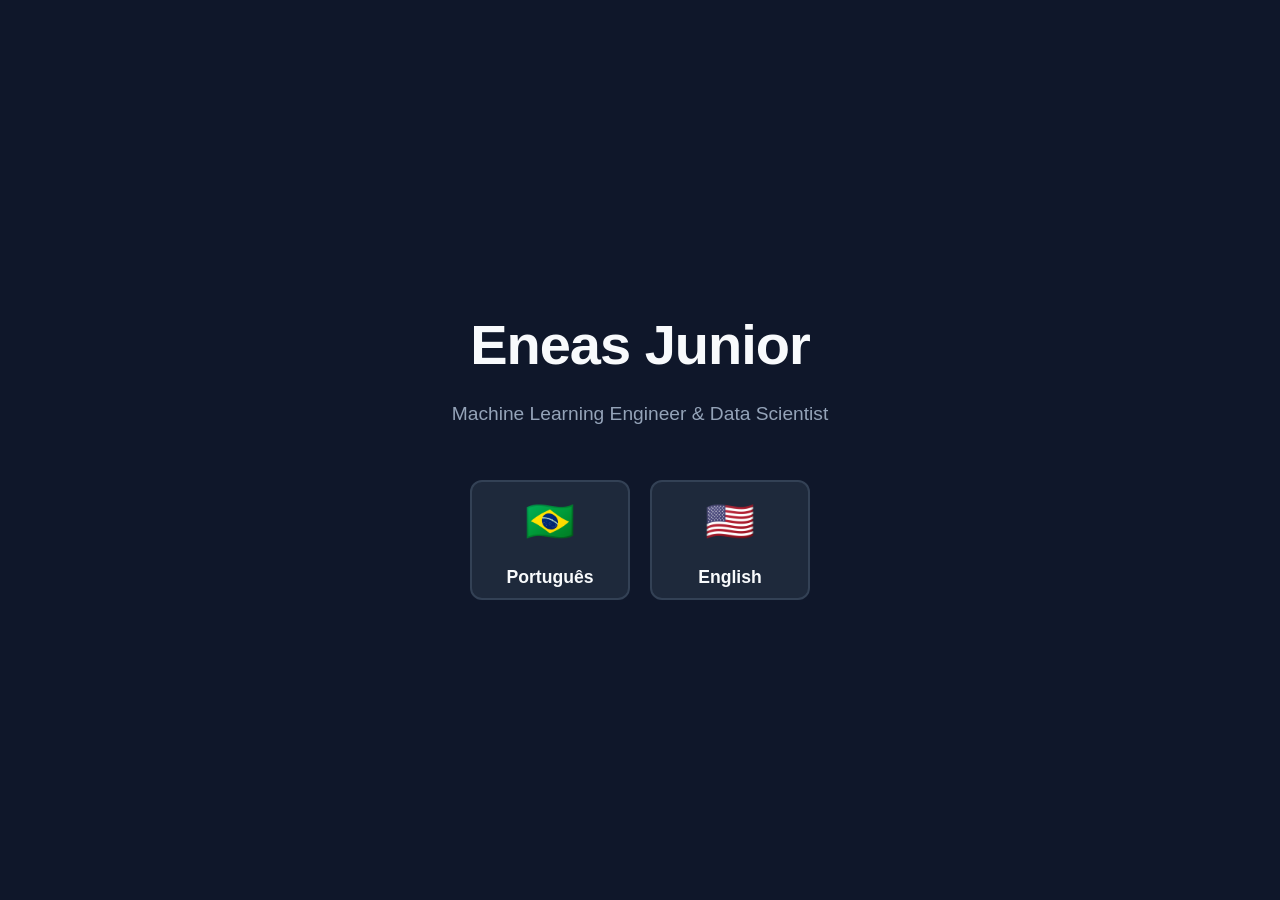
<file: index.html>
<!DOCTYPE html>
<html lang="pt-BR">
<head>
  <meta charset="UTF-8">
  <meta name="viewport" content="width=device-width, initial-scale=1.0">
  <title>Eneas Junior | Select Language</title>
  <link rel="stylesheet" href="css/style.css">
  
  <style>
    /* Estilos exclusivos para a tela de entrada centralizada */
    .splash-container {
      display: flex;
      flex-direction: column;
      align-items: center;
      justify-content: center;
      min-height: 100vh;
      text-align: center;
      background-color: var(--bg-color);
      padding: 20px;
    }
    
    .splash-title {
      font-size: 3.5rem;
      margin-bottom: 10px;
      color: var(--text-primary);
      letter-spacing: -1px;
    }
    
    .splash-subtitle {
      color: var(--text-secondary);
      font-size: 1.2rem;
      margin-bottom: 50px;
    }
    
    .lang-buttons-wrapper {
      display: flex;
      gap: 20px;
      flex-wrap: wrap;
      justify-content: center;
    }
    
    .lang-btn {
      display: flex;
      flex-direction: column;
      align-items: center;
      justify-content: center;
      width: 160px;
      height: 120px;
      border-radius: 12px;
      text-decoration: none;
      transition: all 0.3s ease;
      border: 2px solid var(--border-color);
      background: var(--card-bg);
      color: var(--text-primary);
    }
    
    .lang-btn span.flag {
      font-size: 2.5rem;
      margin-bottom: 10px;
    }
    
    .lang-btn span.text {
      font-size: 1.1rem;
      font-weight: 600;
    }

    .lang-btn:hover {
      border-color: var(--accent-color);
      transform: translateY(-5px);
      box-shadow: 0 15px 30px rgba(56, 189, 248, 0.15);
      background: rgba(15, 23, 42, 0.8);
    }
  </style>
</head>
<body>

  <div class="splash-container">
    <h1 class="splash-title">Eneas Junior</h1>
    <p class="splash-subtitle">Machine Learning Engineer & Data Scientist</p>

    <div class="lang-buttons-wrapper">
      <a href="home.html" class="lang-btn">
        <span class="flag">🇧🇷</span>
        <span class="text">Português</span>
      </a>

      <a href="home-en.html" class="lang-btn">
        <span class="flag">🇺🇸</span>
        <span class="text">English</span>
      </a>
    </div>
  </div>

</body>
</html>
</file>
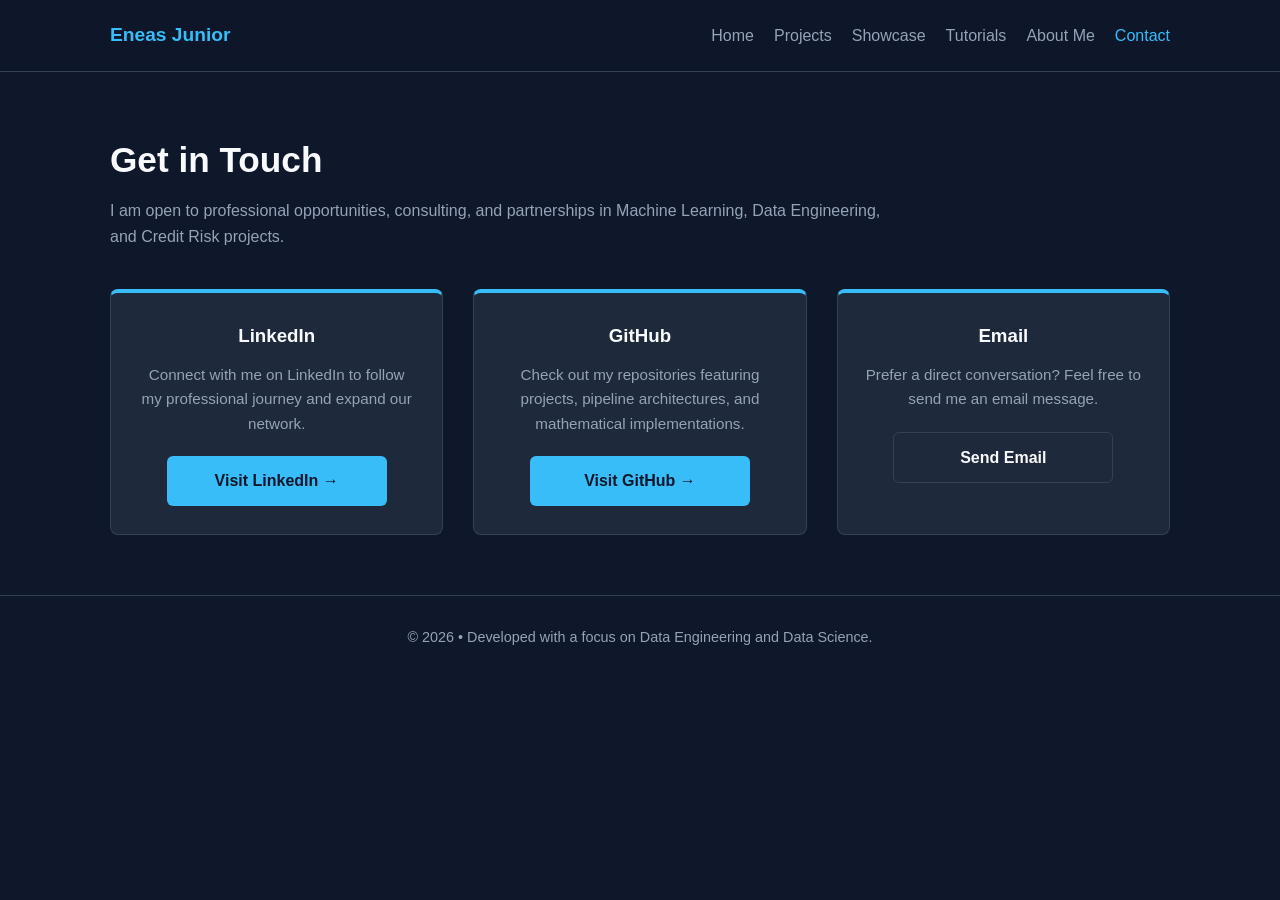
<file: contato-en.html>
<!DOCTYPE html>
<html lang="en">
<head>
  <meta charset="UTF-8">
  <meta name="viewport" content="width=device-width, initial-scale=1.0">
  <title>Contact | Machine Learning Engineer & Data Scientist</title>
  <link rel="stylesheet" href="css/style.css">
</head>
<body>

  <header>
    <div class="container">
      <nav>
        <a href="index.html" class="logo">Eneas Junior</a>
        <ul class="nav-links">
          <li><a href="home-en.html">Home</a></li>
          <li><a href="projetos-en.html">Projects</a></li>
          <li><a href="showcase-en.html">Showcase</a></li>
          <li><a href="tutoriais-en.html">Tutorials</a></li>
          <li><a href="sobre-en.html">About Me</a></li>
          <li><a href="contato-en.html" class="active">Contact</a></li>
        </ul>
      </nav>
    </div>
  </header>

  <main class="container" style="padding: 60px 20px;">
    <h1 style="font-size: 2.2rem; margin-bottom: 10px;">Get in Touch</h1>
    <p style="color: var(--text-secondary); margin-bottom: 40px; max-width: 800px;">
      I am open to professional opportunities, consulting, and partnerships in Machine Learning, Data Engineering, and Credit Risk projects.
    </p>

    <div style="display: grid; grid-template-columns: repeat(auto-fit, minmax(280px, 1fr)); gap: 30px;">
      
      <div class="card" style="padding: 28px; text-align: center; border-top: 4px solid var(--accent-color);">
        <h3 style="margin-bottom: 12px; color: var(--text-primary);">LinkedIn</h3>
        <p style="color: var(--text-secondary); margin-bottom: 20px; font-size: 0.95rem;">
          Connect with me on LinkedIn to follow my professional journey and expand our network.
        </p>
        <a href="https://www.linkedin.com/in/eneas-rodrigues-júnior-17100943" target="_blank" class="btn btn-primary" style="display: inline-block; width: 80%;">Visit LinkedIn &rarr;</a>
      </div>

      <div class="card" style="padding: 28px; text-align: center; border-top: 4px solid var(--accent-color);">
        <h3 style="margin-bottom: 12px; color: var(--text-primary);">GitHub</h3>
        <p style="color: var(--text-secondary); margin-bottom: 20px; font-size: 0.95rem;">
          Check out my repositories featuring projects, pipeline architectures, and mathematical implementations.
        </p>
        <a href="https://github.com/EneasJr-Rodrigues" target="_blank" class="btn btn-primary" style="display: inline-block; width: 80%;">Visit GitHub &rarr;</a>
      </div>

      <div class="card" style="padding: 28px; text-align: center; border-top: 4px solid var(--accent-color);">
        <h3 style="margin-bottom: 12px; color: var(--text-primary);">Email</h3>
        <p style="color: var(--text-secondary); margin-bottom: 20px; font-size: 0.95rem;">
          Prefer a direct conversation? Feel free to send me an email message.
        </p>
        <a href="mailto:eneas.rodrigues25@gmail.com" class="btn btn-secondary" style="display: inline-block; width: 80%;">Send Email</a>
      </div>

    </div>
  </main>

  <footer>
    <div class="container">
      <p>&copy; 2026 • Developed with a focus on Data Engineering and Data Science.</p>
    </div>
  </footer>

</body>
</html>
</file>
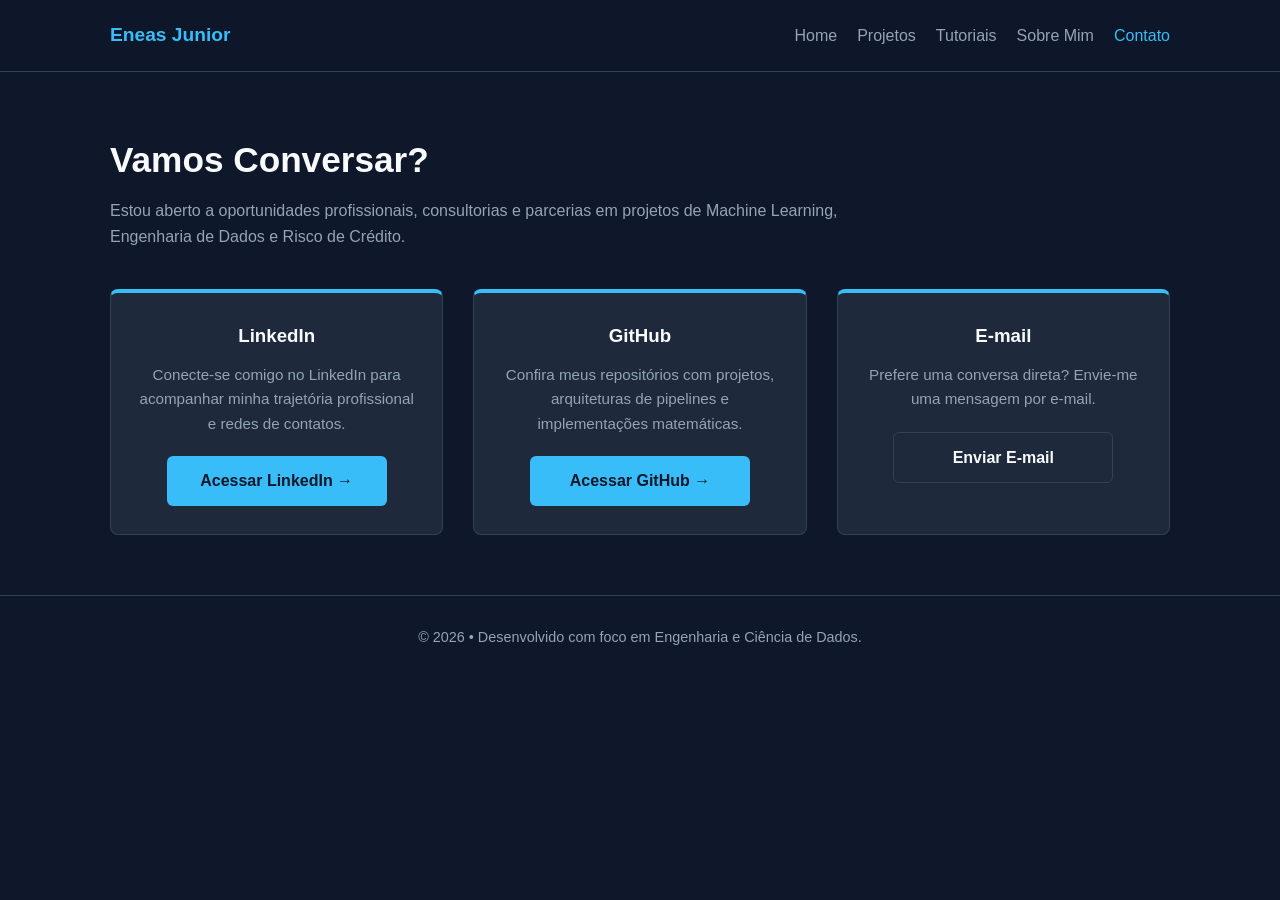
<file: contato.html>
<!DOCTYPE html>
<html lang="pt-BR">
<head>
  <meta charset="UTF-8">
  <meta name="viewport" content="width=device-width, initial-scale=1.0">
  <title>Contato | Machine Learning Engineer & Data Scientist</title>
  <link rel="stylesheet" href="css/style.css">
</head>
<body>

  <header>
    <div class="container">
      <nav>
        <a href="index.html" class="logo">Eneas Junior</a>
        <ul class="nav-links">
          <li><a href="index.html">Home</a></li>
          <li><a href="projetos.html">Projetos</a></li>
          <li><a href="tutoriais.html">Tutoriais</a></li>
          <li><a href="sobre.html">Sobre Mim</a></li>
          <li><a href="contato.html" class="active">Contato</a></li>
        </ul>
      </nav>
    </div>
  </header>

  <main class="container" style="padding: 60px 20px;">
    <h1 style="font-size: 2.2rem; margin-bottom: 10px;">Vamos Conversar?</h1>
    <p style="color: var(--text-secondary); margin-bottom: 40px; max-width: 800px;">
      Estou aberto a oportunidades profissionais, consultorias e parcerias em projetos de Machine Learning, Engenharia de Dados e Risco de Crédito.
    </p>

    <div style="display: grid; grid-template-columns: repeat(auto-fit, minmax(280px, 1fr)); gap: 30px;">
      
      <div class="card" style="padding: 28px; text-align: center; border-top: 4px solid var(--accent-color);">
        <h3 style="margin-bottom: 12px; color: var(--text-primary);">LinkedIn</h3>
        <p style="color: var(--text-secondary); margin-bottom: 20px; font-size: 0.95rem;">
          Conecte-se comigo no LinkedIn para acompanhar minha trajetória profissional e redes de contatos.
        </p>
        <a href="https://www.linkedin.com/in/eneas-rodrigues-júnior-17100943" target="_blank" class="btn btn-primary" style="display: inline-block; width: 80%;">Acessar LinkedIn &rarr;</a>
      </div>

      <div class="card" style="padding: 28px; text-align: center; border-top: 4px solid var(--accent-color);">
        <h3 style="margin-bottom: 12px; color: var(--text-primary);">GitHub</h3>
        <p style="color: var(--text-secondary); margin-bottom: 20px; font-size: 0.95rem;">
          Confira meus repositórios com projetos, arquiteturas de pipelines e implementações matemáticas.
        </p>
        <a href="https://github.com/EneasJr-Rodrigues" target="_blank" class="btn btn-primary" style="display: inline-block; width: 80%;">Acessar GitHub &rarr;</a>
      </div>

      <div class="card" style="padding: 28px; text-align: center; border-top: 4px solid var(--accent-color);">
        <h3 style="margin-bottom: 12px; color: var(--text-primary);">E-mail</h3>
        <p style="color: var(--text-secondary); margin-bottom: 20px; font-size: 0.95rem;">
          Prefere uma conversa direta? Envie-me uma mensagem por e-mail.
        </p>
        <a href="mailto:eneas.rodrigues25@gmail.com" class="btn btn-secondary" style="display: inline-block; width: 80%;">Enviar E-mail</a>
      </div>

    </div>
  </main>

  <footer>
    <div class="container">
      <p>&copy; 2026 • Desenvolvido com foco em Engenharia e Ciência de Dados.</p>
    </div>
  </footer>

</body>
</html>
</file>
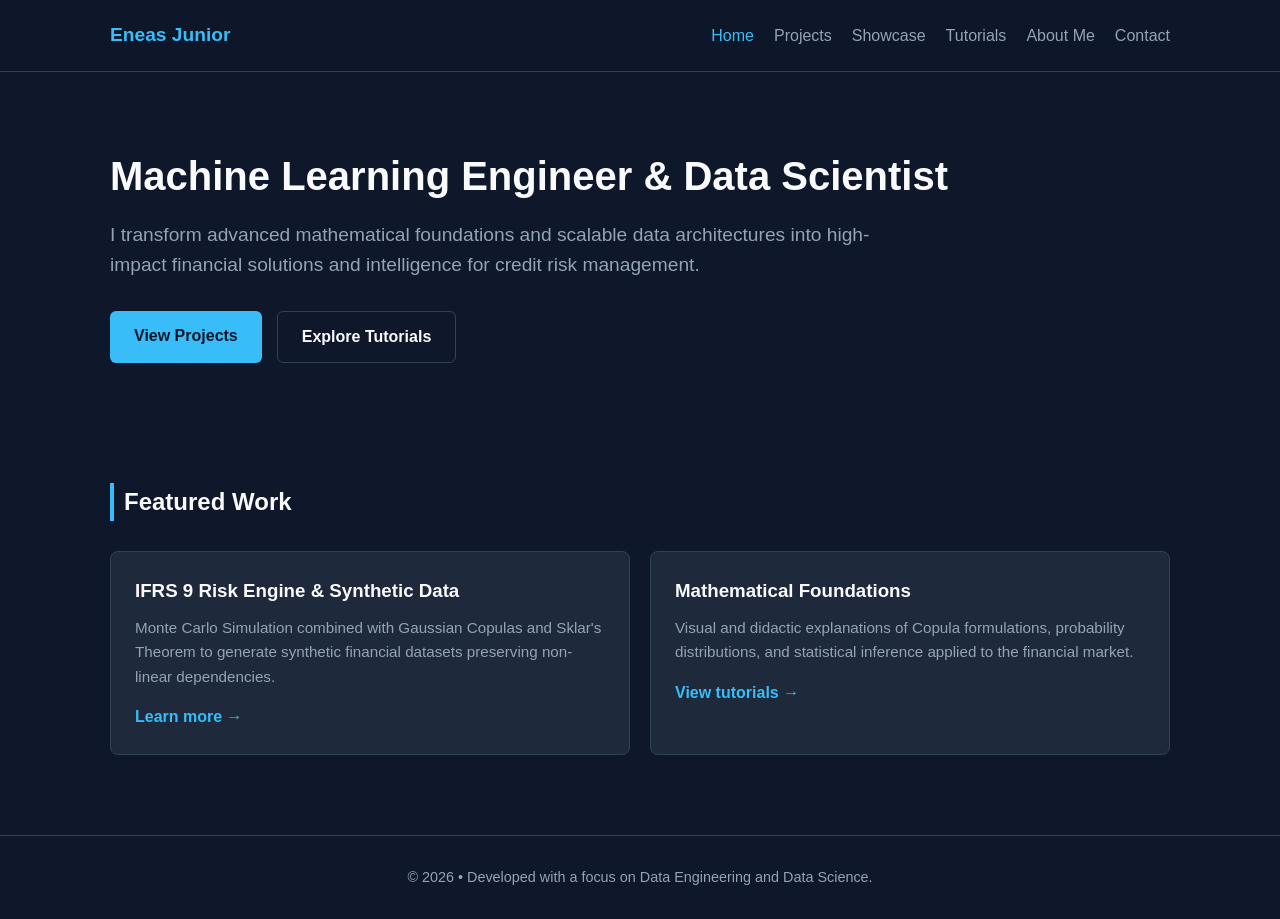
<file: home-en.html>
<!DOCTYPE html>
<html lang="en">
<head>
  <meta charset="UTF-8">
  <meta name="viewport" content="width=device-width, initial-scale=1.0">
  <title>Portfolio | Machine Learning Engineer & Data Scientist</title>
  <link rel="stylesheet" href="css/style.css">
</head>
<body>

  <header>
    <div class="container">
      <nav>
        <a href="index.html" class="logo">Eneas Junior</a>
        <ul class="nav-links">
          <li><a href="home-en.html" class="active">Home</a></li>
          <li><a href="projetos-en.html">Projects</a></li>
          <li><a href="showcase-en.html">Showcase</a></li>
          <li><a href="tutoriais-en.html">Tutorials</a></li>
          <li><a href="sobre-en.html">About Me</a></li>
          <li><a href="contato-en.html">Contact</a></li>
        </ul>
      </nav>
    </div>
  </header>

  <main>
    <section class="hero">
      <div class="container">
        <h1>Machine Learning Engineer & Data Scientist</h1>
        <p>
          I transform advanced mathematical foundations and scalable data architectures into high-impact financial solutions and intelligence for credit risk management.
        </p>
        <div class="cta-buttons">
          <a href="projetos-en.html" class="btn btn-primary">View Projects</a>
          <a href="tutoriais-en.html" class="btn btn-secondary">Explore Tutorials</a>
        </div>
      </div>
    </section>

    <section class="preview-section">
      <div class="container">
        <h2 class="section-title">Featured Work</h2>
        <div class="card-grid">
          <div class="card">
            <h3>IFRS 9 Risk Engine & Synthetic Data</h3>
            <p>
              Monte Carlo Simulation combined with Gaussian Copulas and Sklar's Theorem to generate synthetic financial datasets preserving non-linear dependencies.
            </p>
            <a href="projetos-en.html" style="color: var(--accent-color); text-decoration: none; font-weight: 600;">Learn more &rarr;</a>
          </div>
          <div class="card">
            <h3>Mathematical Foundations</h3>
            <p>
              Visual and didactic explanations of Copula formulations, probability distributions, and statistical inference applied to the financial market.
            </p>
            <a href="tutoriais-en.html" style="color: var(--accent-color); text-decoration: none; font-weight: 600;">View tutorials &rarr;</a>
          </div>
        </div>
      </div>
    </section>
  </main>

  <footer>
    <div class="container">
      <p>&copy; 2026 • Developed with a focus on Data Engineering and Data Science.</p>
    </div>
  </footer>

</body>
</html>
</file>
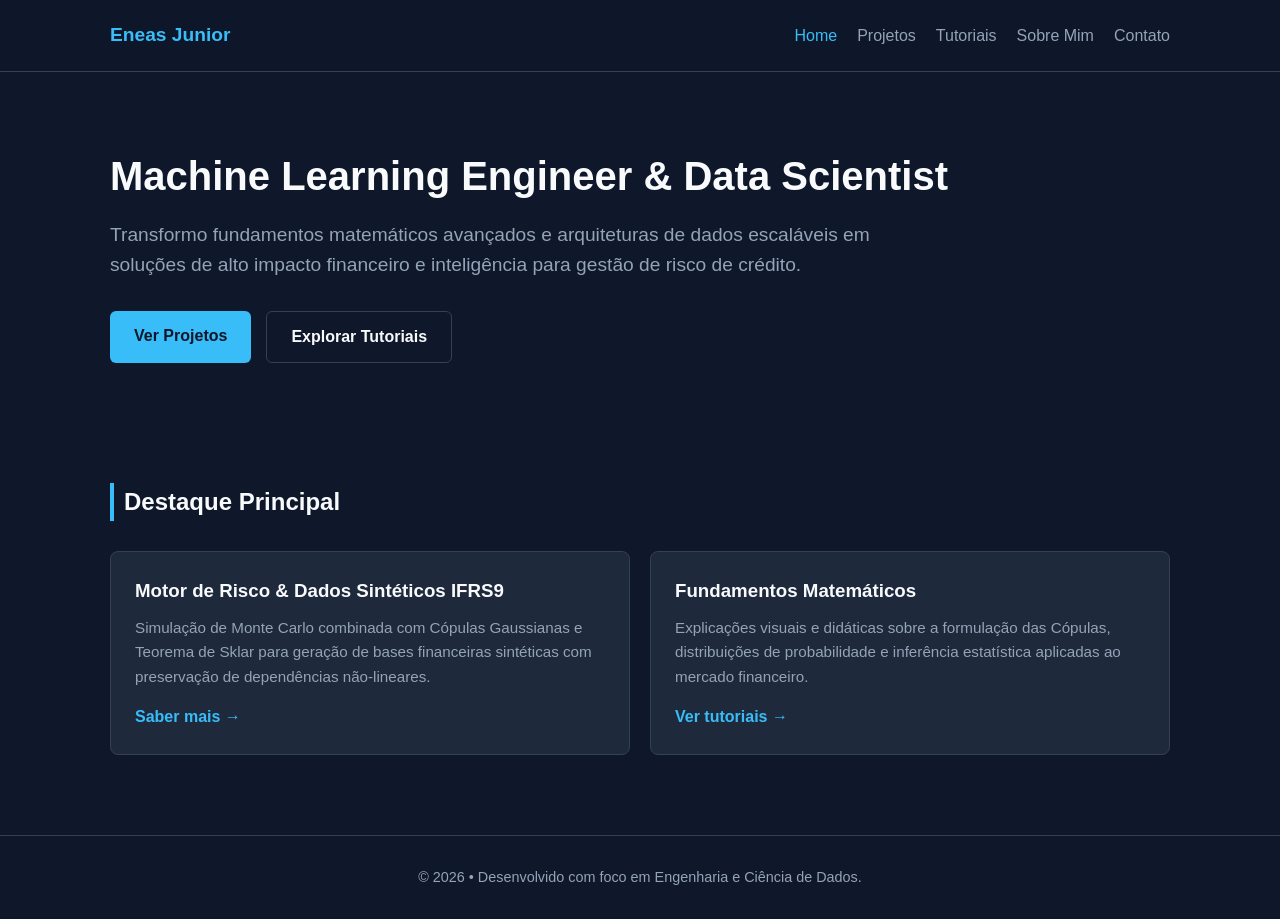
<file: home.html>
<!DOCTYPE html>
<html lang="pt-BR">
<head>
  <meta charset="UTF-8">
  <meta name="viewport" content="width=device-width, initial-scale=1.0">
  <title>Portfólio | Machine Learning Engineer & Data Scientist</title>
  <link rel="stylesheet" href="css/style.css">
</head>
<body>

  <header>
    <div class="container">
      <nav>
        <a href="index.html" class="logo">Eneas Junior</a>
        <ul class="nav-links">
          <li><a href="home.html" class="active">Home</a></li>
          <li><a href="projetos.html">Projetos</a></li>
          <li><a href="tutoriais.html">Tutoriais</a></li>
          <li><a href="sobre.html">Sobre Mim</a></li>
          <li><a href="contato.html">Contato</a></li>
        </ul>
      </nav>
    </div>
  </header>

  <main>
    <section class="hero">
      <div class="container">
        <h1>Machine Learning Engineer & Data Scientist</h1>
        <p>
          Transformo fundamentos matemáticos avançados e arquiteturas de dados escaláveis em soluções de alto impacto financeiro e inteligência para gestão de risco de crédito.
        </p>
        <div class="cta-buttons">
          <a href="projetos.html" class="btn btn-primary">Ver Projetos</a>
          <a href="tutoriais.html" class="btn btn-secondary">Explorar Tutoriais</a>
        </div>
      </div>
    </section>

    <section class="preview-section">
      <div class="container">
        <h2 class="section-title">Destaque Principal</h2>
        <div class="card-grid">
          <div class="card">
            <h3>Motor de Risco & Dados Sintéticos IFRS9</h3>
            <p>
              Simulação de Monte Carlo combinada com Cópulas Gaussianas e Teorema de Sklar para geração de bases financeiras sintéticas com preservação de dependências não-lineares.
            </p>
            <a href="projetos.html" style="color: var(--accent-color); text-decoration: none; font-weight: 600;">Saber mais &rarr;</a>
          </div>
          <div class="card">
            <h3>Fundamentos Matemáticos</h3>
            <p>
              Explicações visuais e didáticas sobre a formulação das Cópulas, distribuições de probabilidade e inferência estatística aplicadas ao mercado financeiro.
            </p>
            <a href="tutoriais.html" style="color: var(--accent-color); text-decoration: none; font-weight: 600;">Ver tutoriais &rarr;</a>
          </div>
        </div>
      </div>
    </section>
  </main>

  <footer>
    <div class="container">
      <p>&copy; 2026 • Desenvolvido com foco em Engenharia e Ciência de Dados.</p>
    </div>
  </footer>

</body>
</html>
</file>
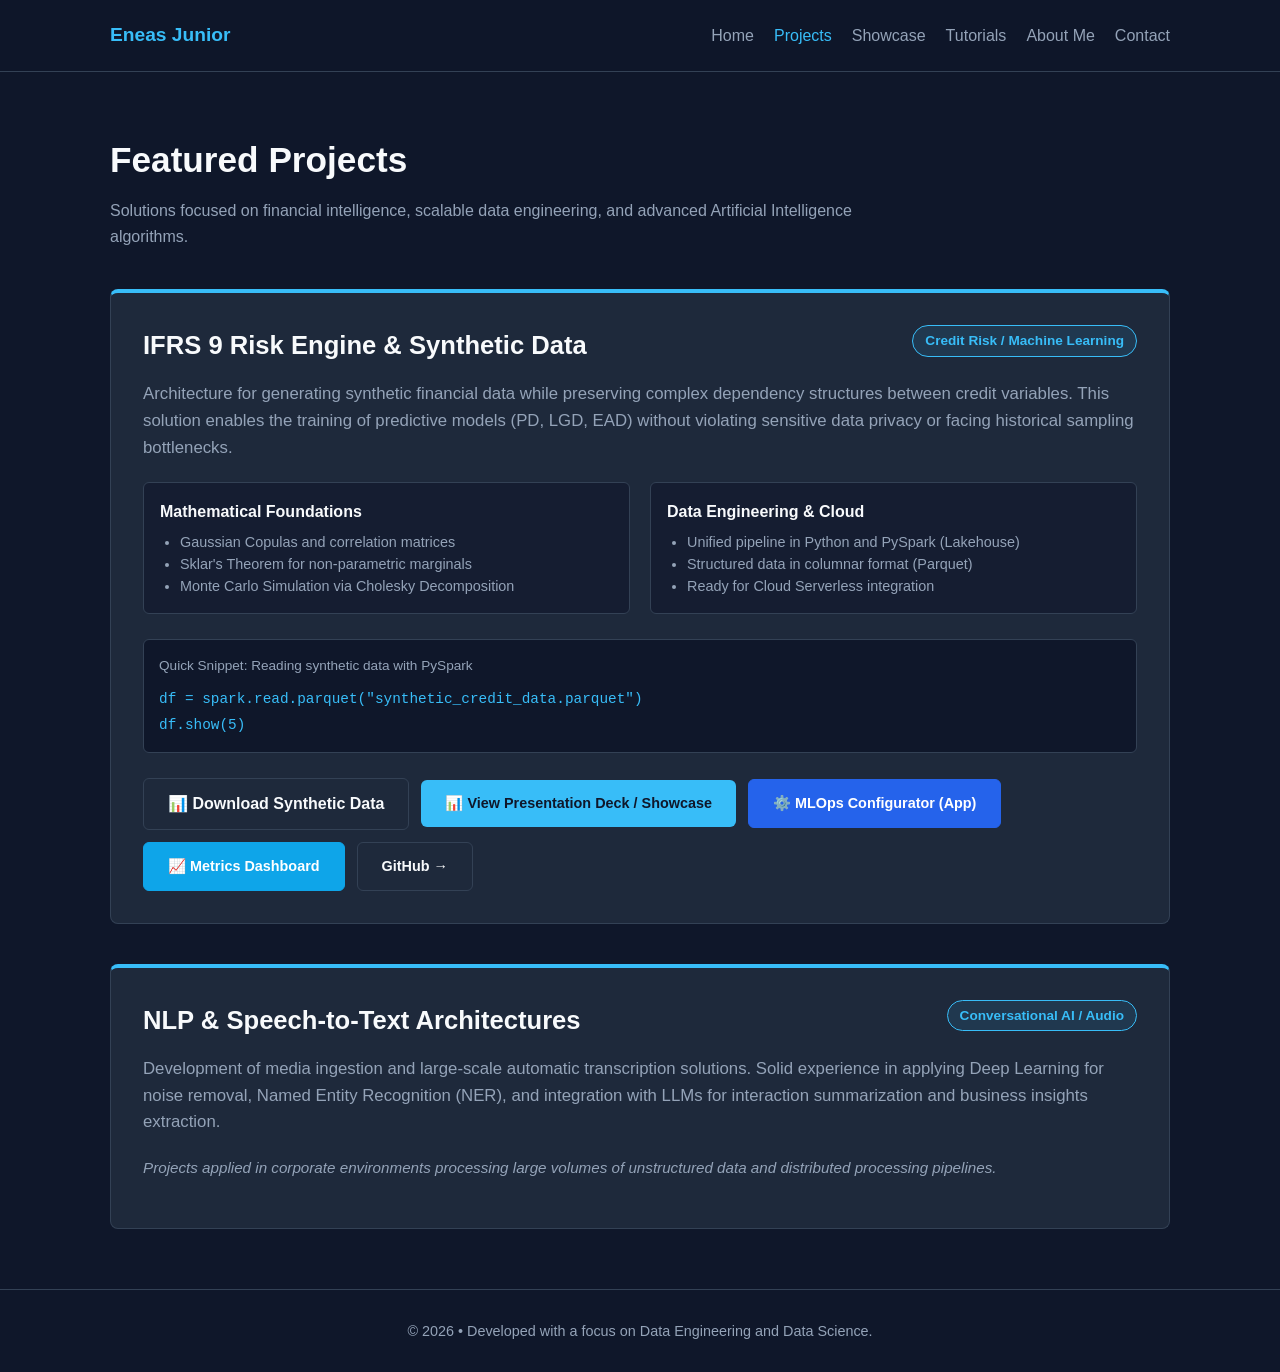
<file: projetos-en.html>
<!DOCTYPE html>
<html lang="en">
<head>
  <meta charset="UTF-8">
  <meta name="viewport" content="width=device-width, initial-scale=1.0">
  <title>Projects | Machine Learning Engineer</title>
  <link rel="stylesheet" href="css/style.css">
</head>
<body>

  <header>
    <div class="container">
      <nav>
        <a href="index.html" class="logo">Eneas Junior</a>
        <ul class="nav-links">
          <li><a href="home-en.html">Home</a></li>
          <li><a href="projetos-en.html" class="active">Projects</a></li>
          <li><a href="showcase-en.html">Showcase</a></li>
          <li><a href="tutoriais-en.html">Tutorials</a></li>
          <li><a href="sobre-en.html">About Me</a></li>
          <li><a href="contato-en.html">Contact</a></li>
        </ul>
      </nav>
    </div>
  </header>

  <main class="container" style="padding: 60px 20px;">
    <h1 style="font-size: 2.2rem; margin-bottom: 10px;">Featured Projects</h1>
    <p style="color: var(--text-secondary); margin-bottom: 40px; max-width: 800px;">
      Solutions focused on financial intelligence, scalable data engineering, and advanced Artificial Intelligence algorithms.
    </p>

    <article class="card" style="margin-bottom: 40px; padding: 32px; border-top: 4px solid var(--accent-color);">
      <div style="display: flex; justify-content: space-between; align-items: flex-start; flex-wrap: wrap; gap: 10px; margin-bottom: 15px;">
        <h2 style="font-size: 1.6rem; color: var(--text-primary);">IFRS 9 Risk Engine & Synthetic Data</h2>
        <span style="background-color: rgba(56, 189, 248, 0.1); color: var(--accent-color); padding: 4px 12px; border-radius: 20px; font-size: 0.85rem; font-weight: 600; border: 1px solid var(--accent-color);">
          Credit Risk / Machine Learning
        </span>
      </div>

      <p style="color: var(--text-secondary); margin-bottom: 20px; font-size: 1.05rem;">
        Architecture for generating synthetic financial data while preserving complex dependency structures between credit variables. This solution enables the training of predictive models (PD, LGD, EAD) without violating sensitive data privacy or facing historical sampling bottlenecks.
      </p>

      <div style="display: grid; grid-template-columns: repeat(auto-fit, minmax(280px, 1fr)); gap: 20px; margin-bottom: 25px;">
        <div style="background-color: rgba(15, 23, 42, 0.6); padding: 16px; border-radius: 6px; border: 1px solid var(--border-color);">
          <h4 style="color: var(--text-primary); margin-bottom: 8px;">Mathematical Foundations</h4>
          <ul style="color: var(--text-secondary); font-size: 0.9rem; padding-left: 20px; line-height: 1.5;">
            <li>Gaussian Copulas and correlation matrices</li>
            <li>Sklar's Theorem for non-parametric marginals</li>
            <li>Monte Carlo Simulation via Cholesky Decomposition</li>
          </ul>
        </div>
        <div style="background-color: rgba(15, 23, 42, 0.6); padding: 16px; border-radius: 6px; border: 1px solid var(--border-color);">
          <h4 style="color: var(--text-primary); margin-bottom: 8px;">Data Engineering & Cloud</h4>
          <ul style="color: var(--text-secondary); font-size: 0.9rem; padding-left: 20px; line-height: 1.5;">
            <li>Unified pipeline in Python and PySpark (Lakehouse)</li>
            <li>Structured data in columnar format (Parquet)</li>
            <li>Ready for Cloud Serverless integration</li>
          </ul>
        </div>
      </div>

      <div style="background-color: #0f172a; padding: 15px; border-radius: 6px; margin-bottom: 25px; border: 1px solid #334155;">
        <p style="color: var(--text-secondary); font-size: 0.85rem; margin-bottom: 8px;">Quick Snippet: Reading synthetic data with PySpark</p>
        <code style="color: #38bdf8; font-family: monospace; font-size: 0.9rem;">
          df = spark.read.parquet("synthetic_credit_data.parquet")<br>
          df.show(5)
        </code>
      </div>

      <div style="display: flex; gap: 12px; flex-wrap: wrap; align-items: center; margin-top: 25px;">
        <a href="https://github.com/engineer-inks/ifrs9-financial-computer-ai/raw/main/src/ifrs9_framework/data/raw/synthetic_credit_data.parquet" download class="btn btn-secondary px-4 py-2 text-sm">
        📊 Download Synthetic Data
        </a>
        <a href="showcase-en.html" class="btn btn-primary" style="font-size: 0.9rem;">
          📊 View Presentation Deck / Showcase
        </a>
        
        <a href="https://ifrs9-financial-computer-ai.vercel.app/" target="_blank" class="btn btn-secondary" style="font-size: 0.9rem; background-color: #2563eb; color: white; border-color: #2563eb;">
          ⚙️ MLOps Configurator (App)
        </a>

        <a href="https://ifrs9-financial-computer-ai.vercel.app//dashboard_results.html" target="_blank" class="btn btn-secondary" style="font-size: 0.9rem; background-color: #0ea5e9; color: white; border-color: #0ea5e9;">
          📈 Metrics Dashboard
        </a>
        
        <a href="https://github.com/engineer-inks/ifrs9-financial-computer-ai" target="_blank" class="btn btn-secondary" style="font-size: 0.9rem;">
          GitHub &rarr;
        </a>
      </div>
    </article>

    <article class="card" style="padding: 32px; border-top: 4px solid var(--accent-color);">
      <div style="display: flex; justify-content: space-between; align-items: flex-start; flex-wrap: wrap; gap: 10px; margin-bottom: 15px;">
        <h2 style="font-size: 1.6rem; color: var(--text-primary);">NLP & Speech-to-Text Architectures</h2>
        <span style="background-color: rgba(56, 189, 248, 0.1); color: var(--accent-color); padding: 4px 12px; border-radius: 20px; font-size: 0.85rem; font-weight: 600; border: 1px solid var(--accent-color);">
          Conversational AI / Audio
        </span>
      </div>

      <p style="color: var(--text-secondary); margin-bottom: 20px; font-size: 1.05rem;">
        Development of media ingestion and large-scale automatic transcription solutions. Solid experience in applying Deep Learning for noise removal, Named Entity Recognition (NER), and integration with LLMs for interaction summarization and business insights extraction.
      </p>

      <p style="color: var(--text-secondary); font-size: 0.95rem;">
        <em>Projects applied in corporate environments processing large volumes of unstructured data and distributed processing pipelines.</em>
      </p>
    </article>

  </main>

  <footer>
    <div class="container">
      <p>&copy; 2026 • Developed with a focus on Data Engineering and Data Science.</p>
    </div>
  </footer>

</body>
</html>
</file>
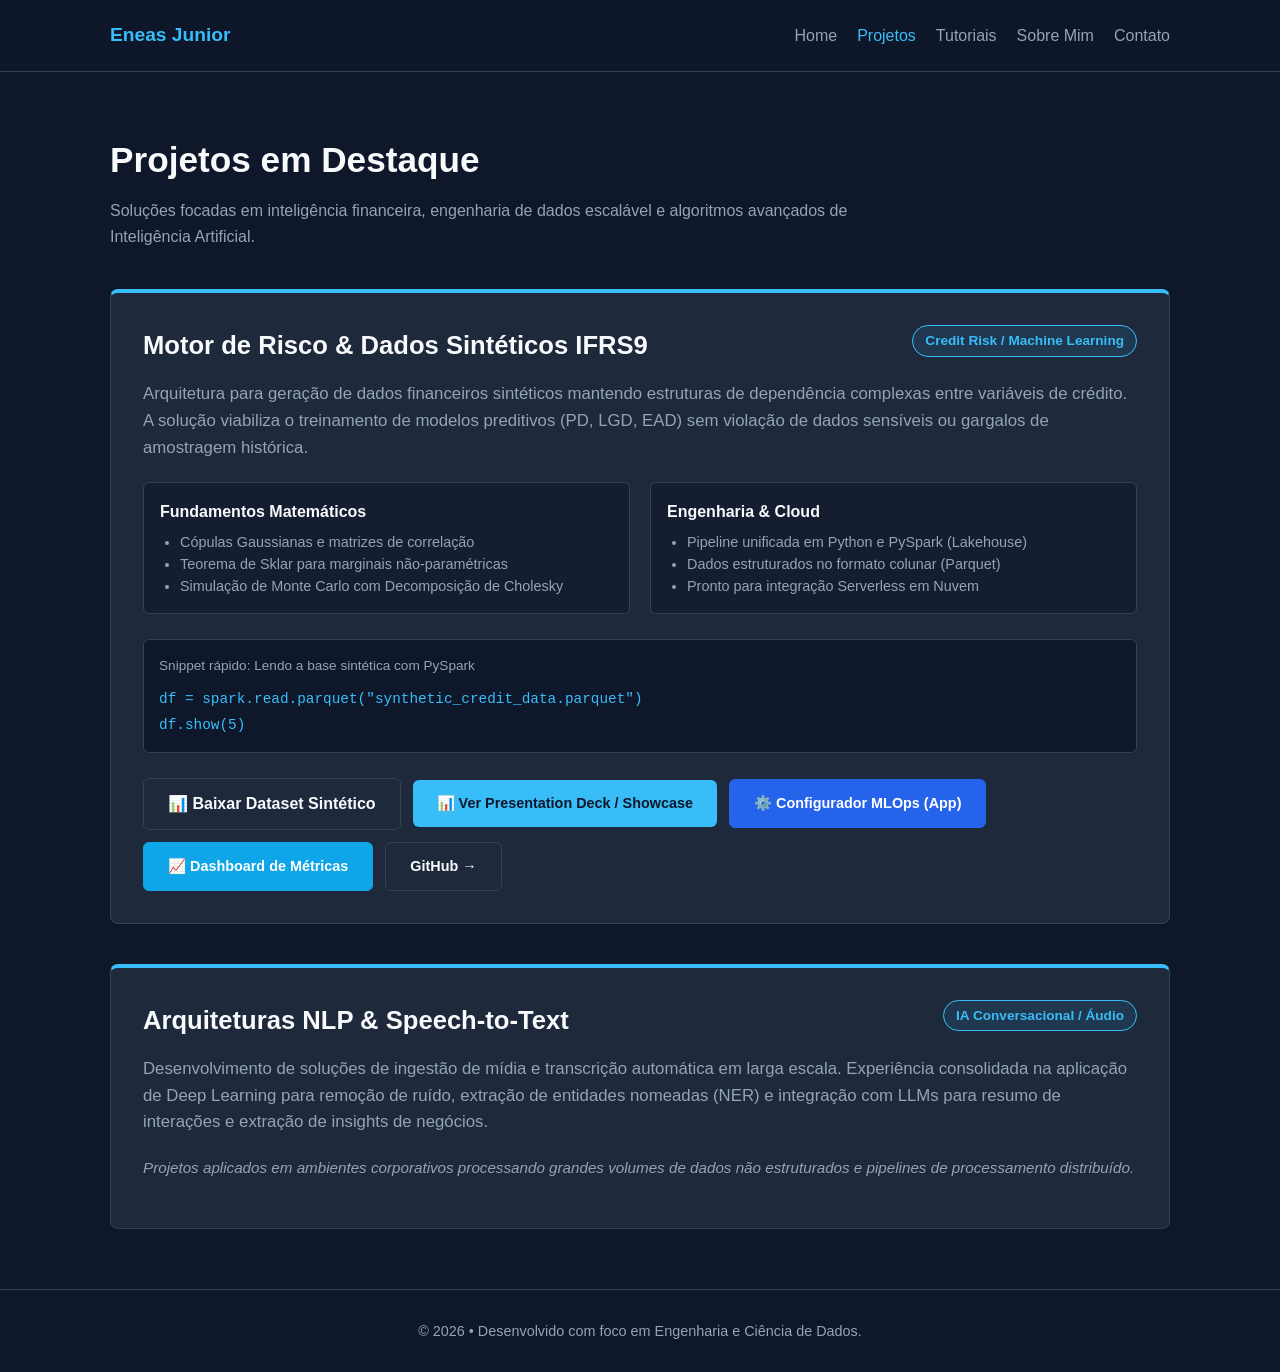
<file: projetos.html>
<!DOCTYPE html>
<html lang="pt-BR">
<head>
  <meta charset="UTF-8">
  <meta name="viewport" content="width=device-width, initial-scale=1.0">
  <title>Projetos | Machine Learning Engineer</title>
  <link rel="stylesheet" href="css/style.css">
</head>
<body>

  <header>
    <div class="container">
      <nav>
        <a href="index.html" class="logo">Eneas Junior</a>
        <ul class="nav-links">
          <li><a href="home.html">Home</a></li>
          <li><a href="projetos.html" class="active">Projetos</a></li>
          <li><a href="tutoriais.html">Tutoriais</a></li>
          <li><a href="sobre.html">Sobre Mim</a></li>
          <li><a href="contato.html">Contato</a></li>
        </ul>
      </nav>
    </div>
  </header>

  <main class="container" style="padding: 60px 20px;">
    <h1 style="font-size: 2.2rem; margin-bottom: 10px;">Projetos em Destaque</h1>
    <p style="color: var(--text-secondary); margin-bottom: 40px; max-width: 800px;">
      Soluções focadas em inteligência financeira, engenharia de dados escalável e algoritmos avançados de Inteligência Artificial.
    </p>

    <article class="card" style="margin-bottom: 40px; padding: 32px; border-top: 4px solid var(--accent-color);">
      <div style="display: flex; justify-content: space-between; align-items: flex-start; flex-wrap: wrap; gap: 10px; margin-bottom: 15px;">
        <h2 style="font-size: 1.6rem; color: var(--text-primary);">Motor de Risco & Dados Sintéticos IFRS9</h2>
        <span style="background-color: rgba(56, 189, 248, 0.1); color: var(--accent-color); padding: 4px 12px; border-radius: 20px; font-size: 0.85rem; font-weight: 600; border: 1px solid var(--accent-color);">
          Credit Risk / Machine Learning
        </span>
      </div>

      <p style="color: var(--text-secondary); margin-bottom: 20px; font-size: 1.05rem;">
        Arquitetura para geração de dados financeiros sintéticos mantendo estruturas de dependência complexas entre variáveis de crédito. A solução viabiliza o treinamento de modelos preditivos (PD, LGD, EAD) sem violação de dados sensíveis ou gargalos de amostragem histórica.
      </p>

      <div style="display: grid; grid-template-columns: repeat(auto-fit, minmax(280px, 1fr)); gap: 20px; margin-bottom: 25px;">
        <div style="background-color: rgba(15, 23, 42, 0.6); padding: 16px; border-radius: 6px; border: 1px solid var(--border-color);">
          <h4 style="color: var(--text-primary); margin-bottom: 8px;">Fundamentos Matemáticos</h4>
          <ul style="color: var(--text-secondary); font-size: 0.9rem; padding-left: 20px; line-height: 1.5;">
            <li>Cópulas Gaussianas e matrizes de correlação</li>
            <li>Teorema de Sklar para marginais não-paramétricas</li>
            <li>Simulação de Monte Carlo com Decomposição de Cholesky</li>
          </ul>
        </div>
        <div style="background-color: rgba(15, 23, 42, 0.6); padding: 16px; border-radius: 6px; border: 1px solid var(--border-color);">
          <h4 style="color: var(--text-primary); margin-bottom: 8px;">Engenharia & Cloud</h4>
          <ul style="color: var(--text-secondary); font-size: 0.9rem; padding-left: 20px; line-height: 1.5;">
            <li>Pipeline unificada em Python e PySpark (Lakehouse)</li>
            <li>Dados estruturados no formato colunar (Parquet)</li>
            <li>Pronto para integração Serverless em Nuvem</li>
          </ul>
        </div>
      </div>

      <div style="background-color: #0f172a; padding: 15px; border-radius: 6px; margin-bottom: 25px; border: 1px solid #334155;">
        <p style="color: var(--text-secondary); font-size: 0.85rem; margin-bottom: 8px;">Snippet rápido: Lendo a base sintética com PySpark</p>
        <code style="color: #38bdf8; font-family: monospace; font-size: 0.9rem;">
          df = spark.read.parquet("synthetic_credit_data.parquet")<br>
          df.show(5)
        </code>
      </div>

      <div style="display: flex; gap: 12px; flex-wrap: wrap; align-items: center; margin-top: 25px;">
        <a href="https://github.com/engineer-inks/ifrs9-financial-computer-ai/raw/main/src/ifrs9_framework/data/raw/synthetic_credit_data.parquet" download class="btn btn-secondary px-4 py-2 text-sm">
          📊 Baixar Dataset Sintético
        </a>
        <a href="showcase.html" class="btn btn-primary" style="font-size: 0.9rem;">
          📊 Ver Presentation Deck / Showcase
        </a>
        
        <a href="https://ifrs9-financial-computer-ai.vercel.app" target="_blank" class="btn btn-secondary" style="font-size: 0.9rem; background-color: #2563eb; color: white; border-color: #2563eb;">
          ⚙️ Configurador MLOps (App)
        </a>

        <a href="https://ifrs9-financial-computer-ai.vercel.app/dashboard_results.html" target="_blank" class="btn btn-secondary" style="font-size: 0.9rem; background-color: #0ea5e9; color: white; border-color: #0ea5e9;">
          📈 Dashboard de Métricas
        </a>
        
        <a href="https://github.com/engineer-inks/ifrs9-financial-computer-ai" target="_blank" class="btn btn-secondary" style="font-size: 0.9rem;">
          GitHub &rarr;
        </a>
      </div>
    </article>

    <article class="card" style="padding: 32px; border-top: 4px solid var(--accent-color);">
      <div style="display: flex; justify-content: space-between; align-items: flex-start; flex-wrap: wrap; gap: 10px; margin-bottom: 15px;">
        <h2 style="font-size: 1.6rem; color: var(--text-primary);">Arquiteturas NLP & Speech-to-Text</h2>
        <span style="background-color: rgba(56, 189, 248, 0.1); color: var(--accent-color); padding: 4px 12px; border-radius: 20px; font-size: 0.85rem; font-weight: 600; border: 1px solid var(--accent-color);">
          IA Conversacional / Áudio
        </span>
      </div>

      <p style="color: var(--text-secondary); margin-bottom: 20px; font-size: 1.05rem;">
        Desenvolvimento de soluções de ingestão de mídia e transcrição automática em larga escala. Experiência consolidada na aplicação de Deep Learning para remoção de ruído, extração de entidades nomeadas (NER) e integração com LLMs para resumo de interações e extração de insights de negócios.
      </p>

      <p style="color: var(--text-secondary); font-size: 0.95rem;">
        <em>Projetos aplicados em ambientes corporativos processando grandes volumes de dados não estruturados e pipelines de processamento distribuído.</em>
      </p>
    </article>

  </main>

  <footer>
    <div class="container">
      <p>&copy; 2026 • Desenvolvido com foco em Engenharia e Ciência de Dados.</p>
    </div>
  </footer>

</body>
</html>
</file>
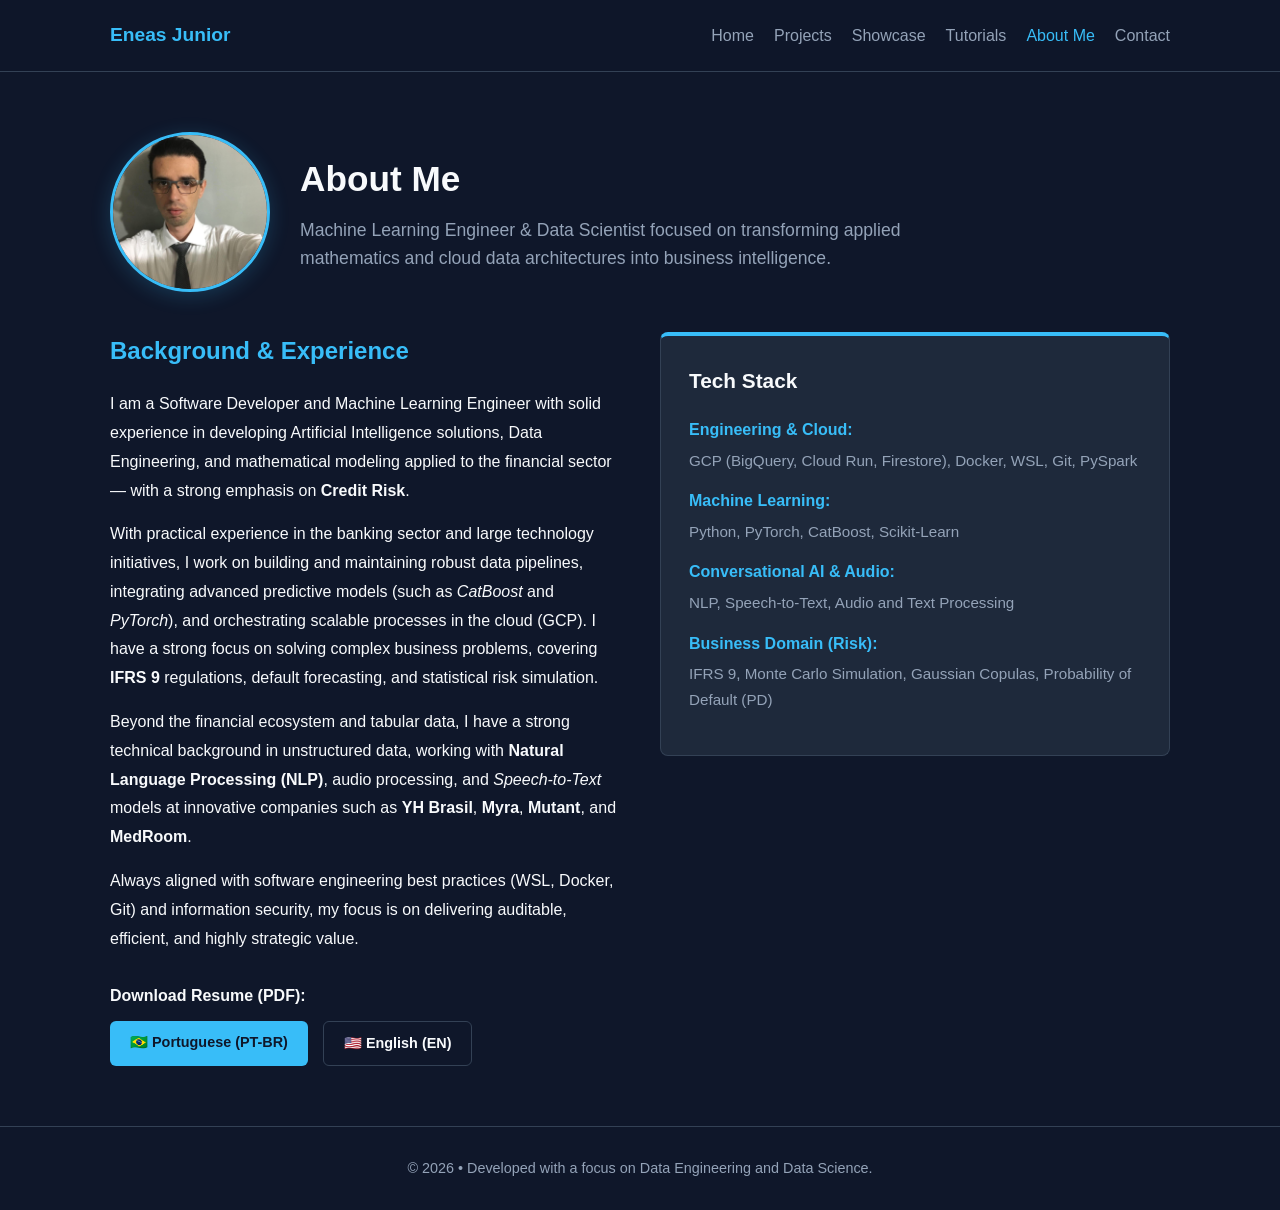
<file: sobre-en.html>
<!DOCTYPE html>
<html lang="en">
<head>
  <meta charset="UTF-8">
  <meta name="viewport" content="width=device-width, initial-scale=1.0">
  <title>About Me | Machine Learning Engineer & Data Scientist</title>
  <link rel="stylesheet" href="css/style.css">
</head>
<body>

  <header>
    <div class="container">
      <nav>
        <a href="index.html" class="logo">Eneas Junior</a>
        <ul class="nav-links">
          <li><a href="home-en.html">Home</a></li>
          <li><a href="projetos-en.html">Projects</a></li>
          <li><a href="showcase-en.html">Showcase</a></li>
          <li><a href="tutoriais-en.html">Tutorials</a></li>
          <li><a href="sobre-en.html" class="active">About Me</a></li>
          <li><a href="contato-en.html">Contact</a></li>
        </ul>
      </nav>
    </div>
  </header>

  <main class="container" style="padding: 60px 20px;">
    
    <div style="display: flex; align-items: center; gap: 30px; margin-bottom: 40px; flex-wrap: wrap;">
      <img src="img/perfil.jpeg" alt="Profile Picture" style="width: 160px; height: 160px; border-radius: 50%; object-fit: cover; border: 3px solid var(--accent-color); box-shadow: 0 4px 20px rgba(56, 189, 248, 0.2);">
      <div>
        <h1 style="font-size: 2.2rem; margin-bottom: 8px;">About Me</h1>
        <p style="color: var(--text-secondary); max-width: 650px; font-size: 1.1rem;">
          Machine Learning Engineer & Data Scientist focused on transforming applied mathematics and cloud data architectures into business intelligence.
        </p>
      </div>
    </div>

    <div style="display: grid; grid-template-columns: repeat(auto-fit, minmax(300px, 1fr)); gap: 40px;">
      
      <section style="flex: 2; min-width: 300px;">
        <h2 style="color: var(--accent-color); margin-bottom: 20px; font-size: 1.5rem;">Background & Experience</h2>
        
        <p style="color: var(--text-primary); margin-bottom: 15px; line-height: 1.8;">
          I am a Software Developer and Machine Learning Engineer with solid experience in developing Artificial Intelligence solutions, Data Engineering, and mathematical modeling applied to the financial sector — with a strong emphasis on <strong>Credit Risk</strong>.
        </p>
        
        <p style="color: var(--text-primary); margin-bottom: 15px; line-height: 1.8;">
          With practical experience in the banking sector and large technology initiatives, I work on building and maintaining robust data pipelines, integrating advanced predictive models (such as <em>CatBoost</em> and <em>PyTorch</em>), and orchestrating scalable processes in the cloud (GCP). I have a strong focus on solving complex business problems, covering <strong>IFRS 9</strong> regulations, default forecasting, and statistical risk simulation.
        </p>

        <p style="color: var(--text-primary); margin-bottom: 15px; line-height: 1.8;">
          Beyond the financial ecosystem and tabular data, I have a strong technical background in unstructured data, working with <strong>Natural Language Processing (NLP)</strong>, audio processing, and <em>Speech-to-Text</em> models at innovative companies such as <strong>YH Brasil</strong>, <strong>Myra</strong>, <strong>Mutant</strong>, and <strong>MedRoom</strong>.
        </p>
        
        <p style="color: var(--text-primary); margin-bottom: 30px; line-height: 1.8;">
          Always aligned with software engineering best practices (WSL, Docker, Git) and information security, my focus is on delivering auditable, efficient, and highly strategic value.
        </p>
        
        <div style="margin-top: 25px;">
          <strong style="display: block; color: var(--text-primary); margin-bottom: 12px; font-size: 1rem;">
            Download Resume (PDF):
          </strong>
          <div style="display: flex; gap: 15px; flex-wrap: wrap;">
            <a href="pdf/curriculo_pt.pdf" download="Curriculo_Eneas_PT.pdf" class="btn btn-primary" style="font-size: 0.9rem; padding: 10px 20px;">
              🇧🇷 Portuguese (PT-BR)
            </a>
            <a href="pdf/curriculo_en.pdf" download="Resume_Eneas_EN.pdf" class="btn btn-secondary" style="font-size: 0.9rem; padding: 10px 20px;">
              🇺🇸 English (EN)
            </a>
          </div>
        </div>
      </section>

      <aside style="flex: 1; min-width: 250px;">
        <div class="card" style="padding: 28px; margin-bottom: 20px; border-top: 4px solid var(--accent-color);">
          <h3 style="margin-bottom: 20px; color: var(--text-primary); font-size: 1.3rem;">Tech Stack</h3>
          
          <div style="margin-bottom: 15px;">
            <strong style="color: var(--accent-color); display: block; margin-bottom: 5px;">Engineering & Cloud:</strong>
            <span style="color: var(--text-secondary); font-size: 0.95rem;">GCP (BigQuery, Cloud Run, Firestore), Docker, WSL, Git, PySpark</span>
          </div>
          
          <div style="margin-bottom: 15px;">
            <strong style="color: var(--accent-color); display: block; margin-bottom: 5px;">Machine Learning:</strong>
            <span style="color: var(--text-secondary); font-size: 0.95rem;">Python, PyTorch, CatBoost, Scikit-Learn</span>
          </div>

          <div style="margin-bottom: 15px;">
            <strong style="color: var(--accent-color); display: block; margin-bottom: 5px;">Conversational AI & Audio:</strong>
            <span style="color: var(--text-secondary); font-size: 0.95rem;">NLP, Speech-to-Text, Audio and Text Processing</span>
          </div>

          <div style="margin-bottom: 15px;">
            <strong style="color: var(--accent-color); display: block; margin-bottom: 5px;">Business Domain (Risk):</strong>
            <span style="color: var(--text-secondary); font-size: 0.95rem;">IFRS 9, Monte Carlo Simulation, Gaussian Copulas, Probability of Default (PD)</span>
          </div>
        </div>
      </aside>

    </div>
  </main>

  <footer>
    <div class="container">
      <p>&copy; 2026 • Developed with a focus on Data Engineering and Data Science.</p>
    </div>
  </footer>

</body>
</html>
</file>
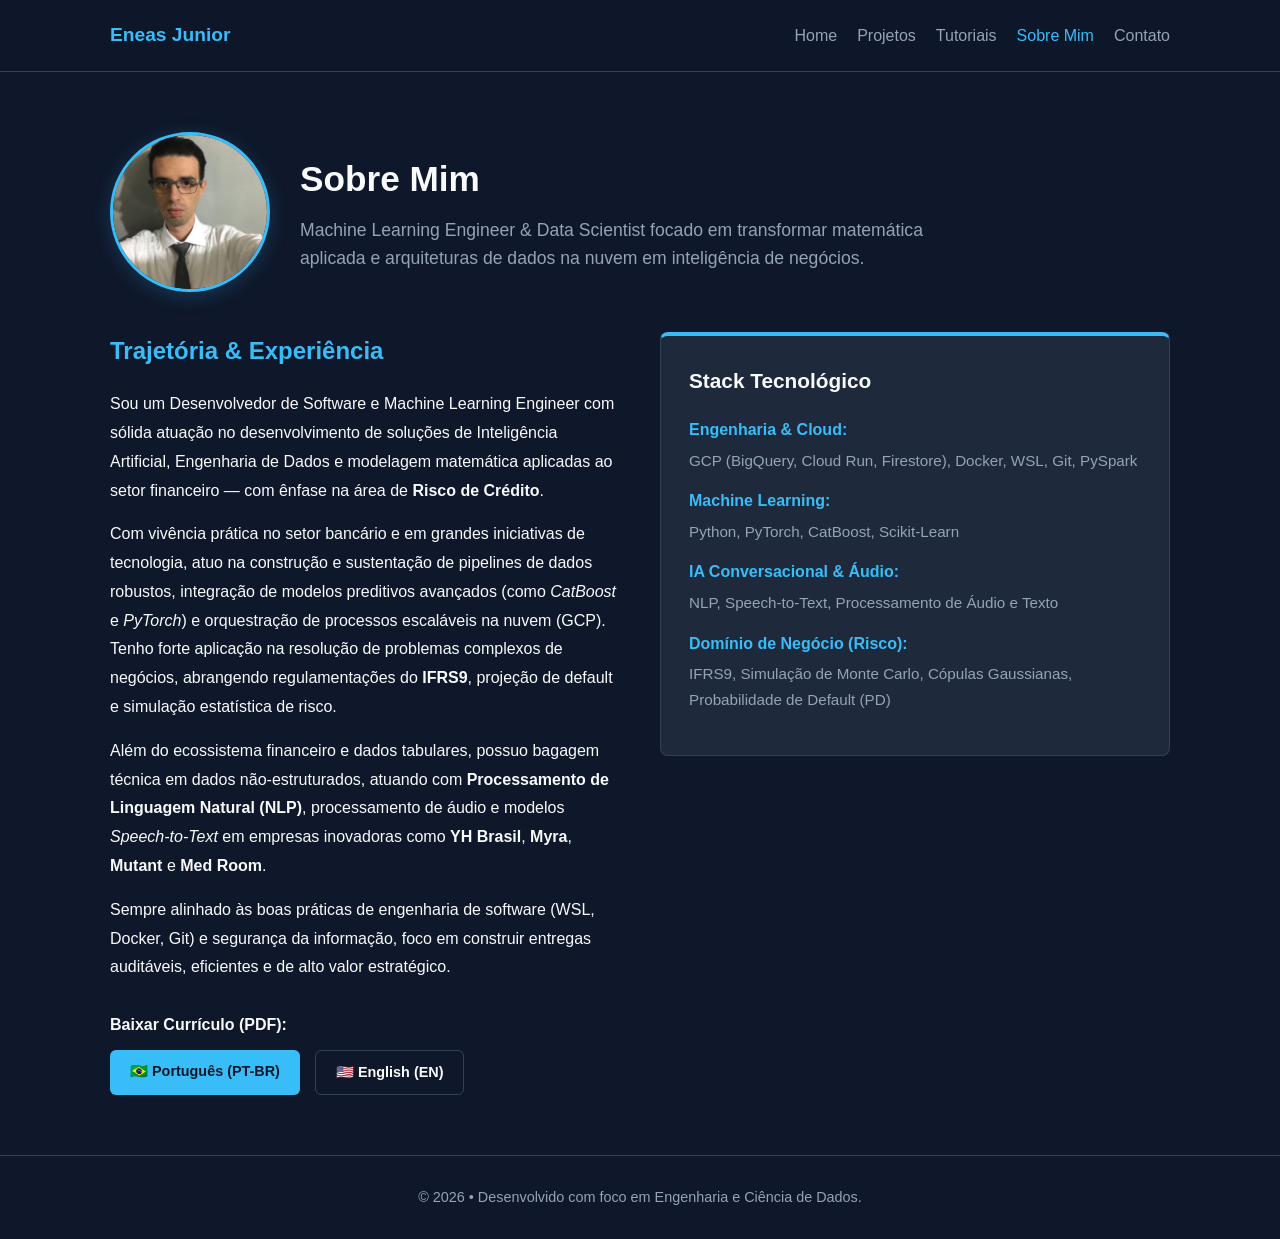
<file: sobre.html>
<!DOCTYPE html>
<html lang="pt-BR">
<head>
  <meta charset="UTF-8">
  <meta name="viewport" content="width=device-width, initial-scale=1.0">
  <title>Sobre Mim | Machine Learning Engineer & Data Scientist</title>
  <link rel="stylesheet" href="css/style.css">
</head>
<body>

  <header>
    <div class="container">
      <nav>
        <a href="index.html" class="logo">Eneas Junior</a>
        <ul class="nav-links">
          <li><a href="home.html">Home</a></li>
          <li><a href="projetos.html">Projetos</a></li>
          <li><a href="tutoriais.html">Tutoriais</a></li>
          <li><a href="sobre.html" class="active">Sobre Mim</a></li>
          <li><a href="contato.html">Contato</a></li>
        </ul>
      </nav>
    </div>
  </header>

  <main class="container" style="padding: 60px 20px;">
    
    <div style="display: flex; align-items: center; gap: 30px; margin-bottom: 40px; flex-wrap: wrap;">
      <img src="img/perfil.jpeg" alt="Foto de Perfil" style="width: 160px; height: 160px; border-radius: 50%; object-fit: cover; border: 3px solid var(--accent-color); box-shadow: 0 4px 20px rgba(56, 189, 248, 0.2);">
      <div>
        <h1 style="font-size: 2.2rem; margin-bottom: 8px;">Sobre Mim</h1>
        <p style="color: var(--text-secondary); max-width: 650px; font-size: 1.1rem;">
          Machine Learning Engineer & Data Scientist focado em transformar matemática aplicada e arquiteturas de dados na nuvem em inteligência de negócios.
        </p>
      </div>
    </div>

    <div style="display: grid; grid-template-columns: repeat(auto-fit, minmax(300px, 1fr)); gap: 40px;">
      
      <section style="flex: 2; min-width: 300px;">
        <h2 style="color: var(--accent-color); margin-bottom: 20px; font-size: 1.5rem;">Trajetória & Experiência</h2>
        
        <p style="color: var(--text-primary); margin-bottom: 15px; line-height: 1.8;">
          Sou um Desenvolvedor de Software e Machine Learning Engineer com sólida atuação no desenvolvimento de soluções de Inteligência Artificial, Engenharia de Dados e modelagem matemática aplicadas ao setor financeiro — com ênfase na área de <strong>Risco de Crédito</strong>.
        </p>
        
        <p style="color: var(--text-primary); margin-bottom: 15px; line-height: 1.8;">
          Com vivência prática no setor bancário e em grandes iniciativas de tecnologia, atuo na construção e sustentação de pipelines de dados robustos, integração de modelos preditivos avançados (como <em>CatBoost</em> e <em>PyTorch</em>) e orquestração de processos escaláveis na nuvem (GCP). Tenho forte aplicação na resolução de problemas complexos de negócios, abrangendo regulamentações do <strong>IFRS9</strong>, projeção de default e simulação estatística de risco.
        </p>

        <p style="color: var(--text-primary); margin-bottom: 15px; line-height: 1.8;">
          Além do ecossistema financeiro e dados tabulares, possuo bagagem técnica em dados não-estruturados, atuando com <strong>Processamento de Linguagem Natural (NLP)</strong>, processamento de áudio e modelos <em>Speech-to-Text</em> em empresas inovadoras como <strong>YH Brasil</strong>, <strong>Myra</strong>, <strong>Mutant</strong> e <strong>Med Room</strong>.
        </p>
        
        <p style="color: var(--text-primary); margin-bottom: 30px; line-height: 1.8;">
          Sempre alinhado às boas práticas de engenharia de software (WSL, Docker, Git) e segurança da informação, foco em construir entregas auditáveis, eficientes e de alto valor estratégico.
        </p>
        
        <div style="margin-top: 25px;">
          <strong style="display: block; color: var(--text-primary); margin-bottom: 12px; font-size: 1rem;">
            Baixar Currículo (PDF):
          </strong>
          <div style="display: flex; gap: 15px; flex-wrap: wrap;">
            <a href="pdf/curriculo_pt.pdf" download="Curriculo_Eneas_PT.pdf" class="btn btn-primary" style="font-size: 0.9rem; padding: 10px 20px;">
              🇧🇷 Português (PT-BR)
            </a>
            <a href="pdf/curriculo_en.pdf" download="Resume_Eneas_EN.pdf" class="btn btn-secondary" style="font-size: 0.9rem; padding: 10px 20px;">
              🇺🇸 English (EN)
            </a>
          </div>
        </div>
      </section>

      <aside style="flex: 1; min-width: 250px;">
        <div class="card" style="padding: 28px; margin-bottom: 20px; border-top: 4px solid var(--accent-color);">
          <h3 style="margin-bottom: 20px; color: var(--text-primary); font-size: 1.3rem;">Stack Tecnológico</h3>
          
          <div style="margin-bottom: 15px;">
            <strong style="color: var(--accent-color); display: block; margin-bottom: 5px;">Engenharia & Cloud:</strong>
            <span style="color: var(--text-secondary); font-size: 0.95rem;">GCP (BigQuery, Cloud Run, Firestore), Docker, WSL, Git, PySpark</span>
          </div>
          
          <div style="margin-bottom: 15px;">
            <strong style="color: var(--accent-color); display: block; margin-bottom: 5px;">Machine Learning:</strong>
            <span style="color: var(--text-secondary); font-size: 0.95rem;">Python, PyTorch, CatBoost, Scikit-Learn</span>
          </div>

          <div style="margin-bottom: 15px;">
            <strong style="color: var(--accent-color); display: block; margin-bottom: 5px;">IA Conversacional & Áudio:</strong>
            <span style="color: var(--text-secondary); font-size: 0.95rem;">NLP, Speech-to-Text, Processamento de Áudio e Texto</span>
          </div>

          <div style="margin-bottom: 15px;">
            <strong style="color: var(--accent-color); display: block; margin-bottom: 5px;">Domínio de Negócio (Risco):</strong>
            <span style="color: var(--text-secondary); font-size: 0.95rem;">IFRS9, Simulação de Monte Carlo, Cópulas Gaussianas, Probabilidade de Default (PD)</span>
          </div>
        </div>
      </aside>

    </div>
  </main>

  <footer>
    <div class="container">
      <p>&copy; 2026 • Desenvolvido com foco em Engenharia e Ciência de Dados.</p>
    </div>
  </footer>

</body>
</html>
</file>
<file: css/style.css>
/* Configurações Globais */
:root {
  --bg-color: #0f172a;
  --card-bg: #1e293b;
  --text-primary: #f8fafc;
  --text-secondary: #94a3b8;
  --accent-color: #38bdf8;
  --accent-hover: #0284c7;
  --border-color: #334155;
  --font-family: 'Inter', -apple-system, BlinkMacSystemFont, 'Segoe UI', Roboto, sans-serif;
}

* {
  margin: 0;
  padding: 0;
  box-sizing: border-box;
}

body {
  background-color: var(--bg-color);
  color: var(--text-primary);
  font-family: var(--font-family);
  line-height: 1.6;
}

/* Container */
.container {
  max-width: 1100px;
  margin: 0 auto;
  padding: 0 20px;
}

/* Navegação */
header {
  border-bottom: 1px solid var(--border-color);
  position: sticky;
  top: 0;
  background-color: rgba(15, 23, 42, 0.9);
  backdrop-filter: blur(8px);
  z-index: 100;
}

nav {
  display: flex;
  justify-content: space-between;
  align-items: center;
  padding: 20px 0;
}

.logo {
  font-weight: 700;
  font-size: 1.2rem;
  color: var(--accent-color);
  text-decoration: none;
}

.nav-links {
  display: flex;
  list-style: none;
  gap: 20px;
}

.nav-links a {
  color: var(--text-secondary);
  text-decoration: none;
  font-weight: 500;
  transition: color 0.2s;
}

.nav-links a:hover,
.nav-links a.active {
  color: var(--accent-color);
}

/* Hero Section */
.hero {
  padding: 80px 0;
  text-align: left;
}

.hero h1 {
  font-size: 2.5rem;
  margin-bottom: 20px;
  line-height: 1.2;
}

.hero p {
  font-size: 1.2rem;
  color: var(--text-secondary);
  max-width: 800px;
  margin-bottom: 30px;
}

.cta-buttons {
  display: flex;
  gap: 15px;
}

.btn {
  display: inline-block;
  padding: 12px 24px;
  border-radius: 6px;
  font-weight: 600;
  text-decoration: none;
  transition: all 0.2s;
}

.btn-primary {
  background-color: var(--accent-color);
  color: #0f172a;
}

.btn-primary:hover {
  background-color: var(--accent-hover);
  color: #ffffff;
}

.btn-secondary {
  border: 1px solid var(--border-color);
  color: var(--text-primary);
}

.btn-secondary:hover {
  background-color: var(--card-bg);
}

/* Seção de Destaque */
.preview-section {
  padding: 40px 0 80px;
}

.section-title {
  font-size: 1.5rem;
  margin-bottom: 30px;
  border-left: 4px solid var(--accent-color);
  padding-left: 10px;
}

.card-grid {
  display: grid;
  grid-template-columns: repeat(auto-fit, minmax(300px, 1fr));
  gap: 20px;
}

.card {
  background-color: var(--card-bg);
  border: 1px solid var(--border-color);
  border-radius: 8px;
  padding: 24px;
}

.card h3 {
  margin-bottom: 10px;
  color: var(--text-primary);
}

.card p {
  color: var(--text-secondary);
  font-size: 0.95rem;
  margin-bottom: 15px;
}

/* Footer */
footer {
  border-top: 1px solid var(--border-color);
  text-align: center;
  padding: 30px 0;
  color: var(--text-secondary);
  font-size: 0.9rem;
}
</file>
